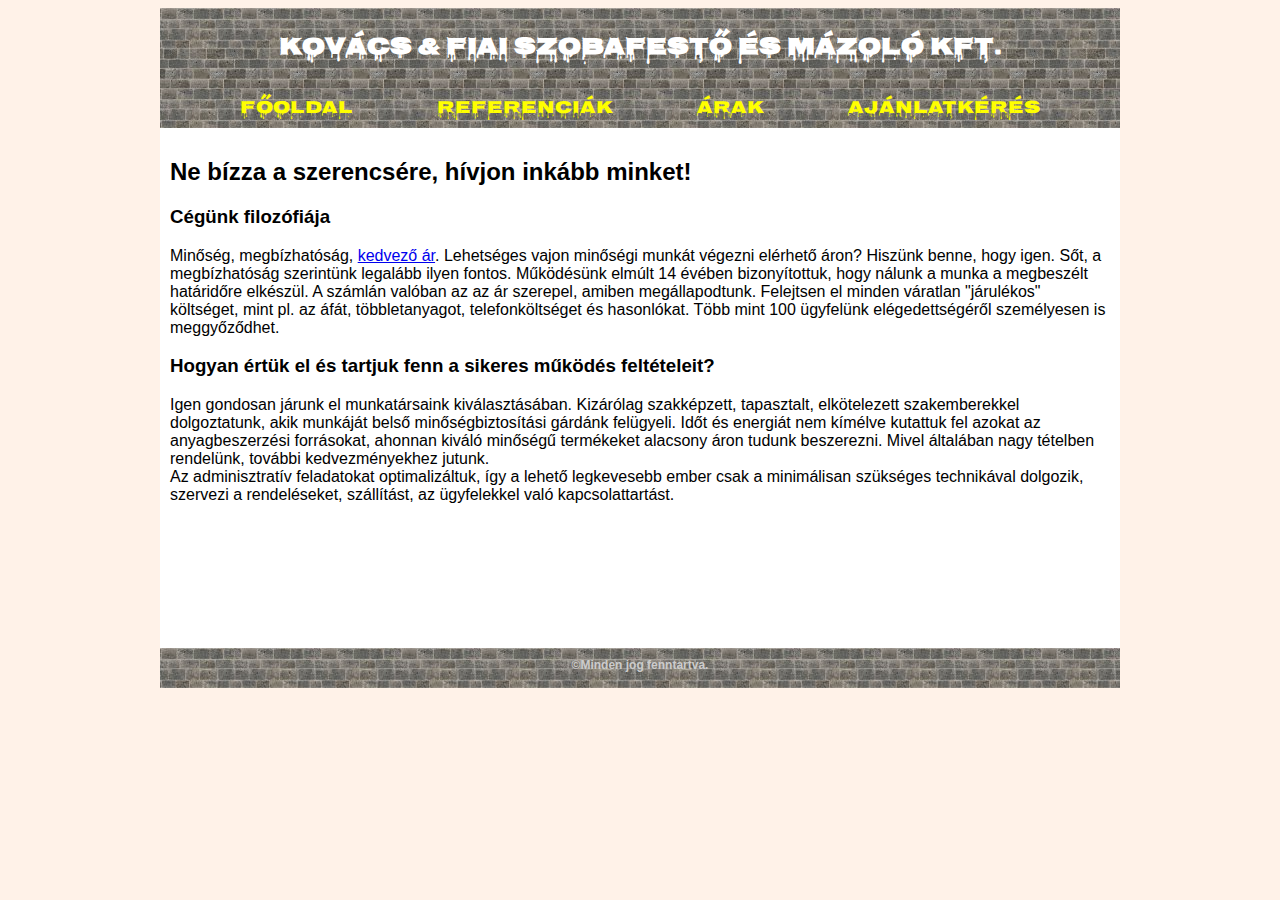
<file: ecdl/munkafájlok-1/index.html>
<!DOCTYPE html>
<html lang="hu">
<head>
	<meta charset="utf-8">
	<link rel="stylesheet" href="styles.css">
	<title>Kovács és Fiai Kft.</title>
</head>
<body>
    <div id="fejlec">
        <h1>Kovács &amp; Fiai Szobafestő és mázoló Kft.</h1>
        <div id="menu">
            <ul>
                <li><a href="index.html">Főoldal</a></li>
                <li><a href="referenciak.html">Referenciák</a></li>
                <li><a href="arak.html">Árak</a></li>
                <li><a href="ajanlat.html">Ajánlatkérés</a></li>
            </ul>
        </div>
    </div>
    <div id="tartalom">
        <h2>Ne bízza a szerencsére, hívjon inkább minket!</h2>
        <h3>Cégünk filozófiája</h3>
        <p>Minőség, megbízhatóság, <a href="arak.html">kedvező ár</a>. Lehetséges vajon minőségi munkát végezni elérhető áron? Hiszünk benne, hogy igen. Sőt, a megbízhatóság szerintünk legalább ilyen fontos. Működésünk elmúlt 14 évében bizonyítottuk, hogy nálunk a munka a megbeszélt határidőre elkészül. A számlán valóban az az ár szerepel, amiben megállapodtunk. Felejtsen el minden váratlan "járulékos" költséget, mint pl. az áfát, többletanyagot, telefonköltséget és hasonlókat. Több mint 100 ügyfelünk elégedettségéről személyesen is meggyőződhet.</p>
        <h3>Hogyan értük el és tartjuk fenn a sikeres működés feltételeit?</h3>
        <p>Igen gondosan járunk el munkatársaink kiválasztásában. Kizárólag szakképzett, tapasztalt, elkötelezett szakemberekkel dolgoztatunk, akik munkáját belső minőségbiztosítási gárdánk felügyeli. Időt és energiát nem kímélve kutattuk fel azokat az anyagbeszerzési forrásokat, ahonnan kiváló minőségű termékeket alacsony áron tudunk beszerezni. Mivel általában nagy tételben rendelünk, további kedvezményekhez jutunk.<br>
Az adminisztratív feladatokat optimalizáltuk, így a lehető legkevesebb ember csak a minimálisan szükséges technikával dolgozik, szervezi a rendeléseket, szállítást, az ügyfelekkel való kapcsolattartást.</p>
    </div>
    <div id="lablec">
        <p>&copy;Minden jog fenntartva.</p>
    </div>
</body>
</html>
</file>
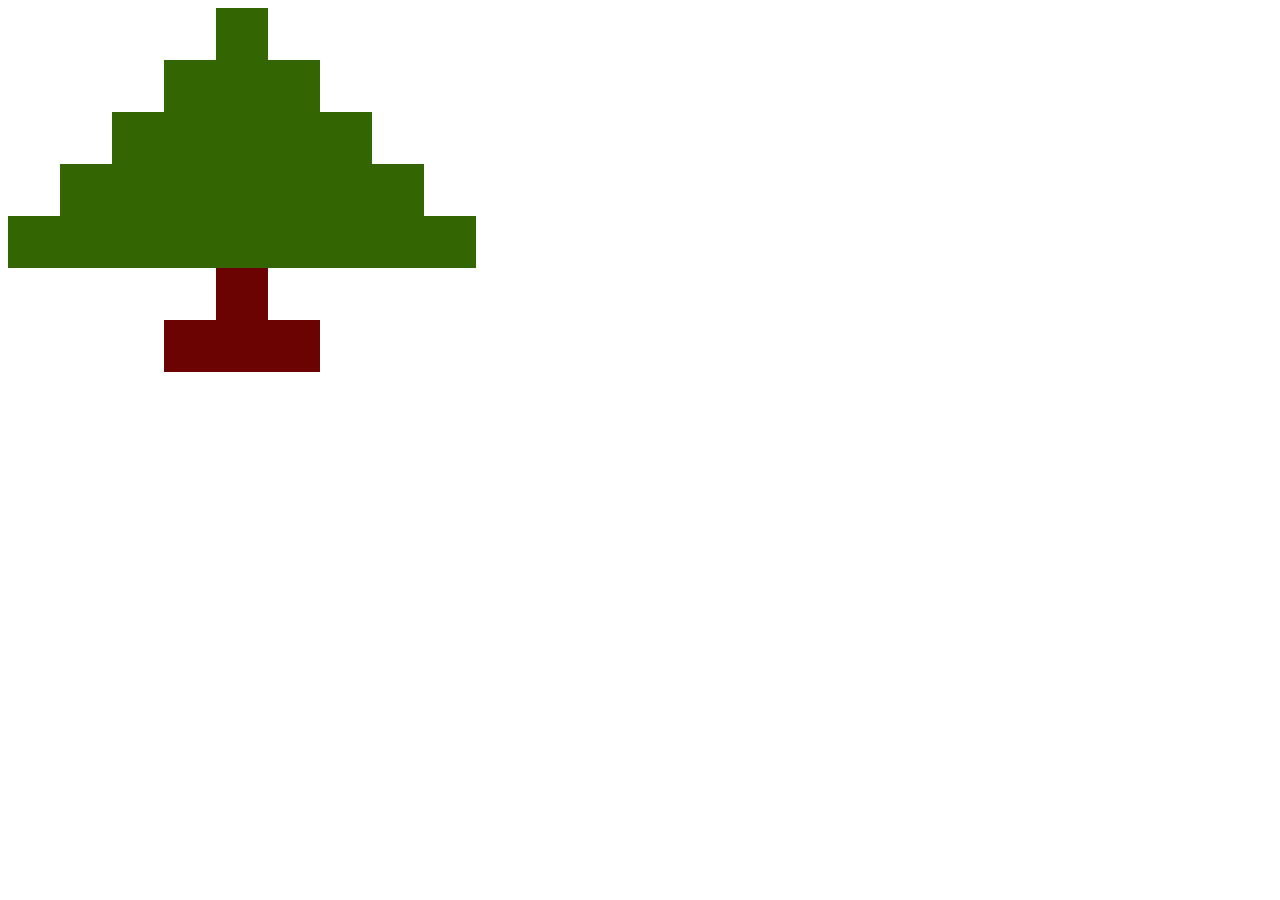
<file: tabla.html>
<!DOCTYPE html>
<html lang="en">
<head>
	<meta charset="UTF-8">
	<meta http-equiv="X-UA-Compatible" content="IE=edge">
	<meta name="viewport" content="width=device-width, initial-scale=1.0">
	<title>Document</title>

	<style>
		table,tr,td
		{
			border:0px solid black;
			border-collapse: collapse;
		}
		td
		{
			width:50px;
			height: 50px;
		}

		.fenyo
		{
			background-color: rgb(52, 101, 3);
		}
		.talp
		{
			background-color: rgb(108, 3, 3);
		}
	</style>
</head>
<body>
	<table>
		<tr>
			<td></td>
			<td></td>
			<td></td>
			<td></td>
			<td class="fenyo"></td>
			<td></td>
			<td></td>
			<td></td>
			<td></td>
		</tr>
		<tr>
			<td></td>
			<td></td>
			<td></td>
			<td class="fenyo"></td>
			<td class="fenyo"></td>
			<td class="fenyo"></td>
			<td></td>
			<td></td>
			<td></td>
		</tr>
		<tr>
			<td></td>
			<td></td>
			<td class="fenyo"></td>
			<td class="fenyo"></td>
			<td class="fenyo"></td>
			<td class="fenyo"></td>
			<td class="fenyo"></td>
			<td></td>
			<td></td>
		</tr>
		<tr>
			<td></td>
			<td class="fenyo"></td>
			<td class="fenyo"></td>
			<td class="fenyo"></td>
			<td class="fenyo"></td>
			<td class="fenyo"></td>
			<td class="fenyo"></td>
			<td class="fenyo"></td>
			<td></td>
		</tr>
		<tr>
			<td class="fenyo"></td>
			<td class="fenyo"></td>
			<td class="fenyo"></td>
			<td class="fenyo"></td>
			<td class="fenyo"></td>
			<td class="fenyo"></td>
			<td class="fenyo"></td>
			<td class="fenyo"></td>
			<td class="fenyo"></td>
		</tr>
		<tr>
			<td></td>
			<td></td>
			<td></td>
			<td></td>
			<td class="talp"></td>
			<td></td>
			<td></td>
			<td></td>
			<td></td>
		</tr>
		<tr>
			<td></td>
			<td></td>
			<td></td>
			<td class="talp"></td>
			<td class="talp"></td>
			<td class="talp"></td>
			<td></td>
			<td></td>
			<td></td>
		</tr>
	</table>
</body>
</html>
</file>
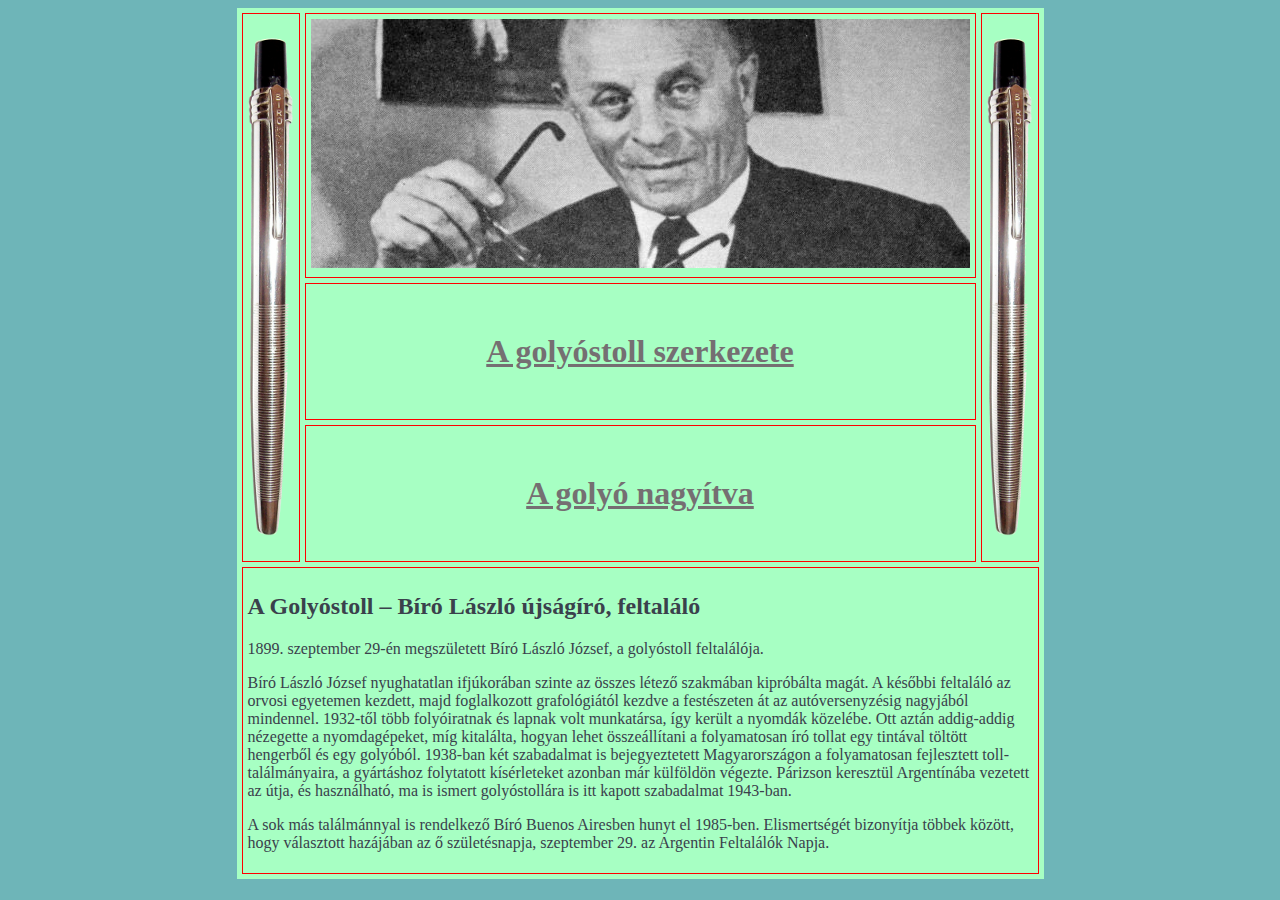
<file: biro/biro.html>
<!DOCTYPE html>
<html lang="hu">
<head>
	<meta charset="UTF-8">
	<meta http-equiv="X-UA-Compatible" content="IE=edge">
	<meta name="viewport" content="width=device-width, initial-scale=1.0">
	<title>Bíró László</title>
	<link rel="stylesheet" href="style.css">
</head>
<body>
	<table>
		<tr>
			<td rowspan="3" class="oldal"><img src="toll.png"></td>
			<td><img src="foto.jpg" class="keret"></td>
			<td rowspan="3" class="oldal"><img src="toll.png"></td>
		</tr>
		<tr>
			<td class="menusor"><h1><a href="szerkezet.html">A golyóstoll szerkezete</a></h1></td>
		</tr>
		<tr>
			<td class="menusor"><h1><a href="golyo.html">A golyó nagyítva</a></h1></td>
		</tr>
		<tr>
			<td colspan="3">
				<h2>A Golyóstoll – Bíró László újságíró, feltaláló</h2>
				<p>1899. szeptember 29-én megszületett Bíró László József, a golyóstoll feltalálója.</p>
				<p>Bíró László József nyughatatlan ifjúkorában szinte az összes létező szakmában kipróbálta magát. A későbbi feltaláló az orvosi egyetemen kezdett, majd foglalkozott grafológiától kezdve a festészeten át az autóversenyzésig nagyjából mindennel. 1932-től több folyóiratnak és lapnak volt munkatársa, így került a nyomdák közelébe. Ott aztán addig-addig nézegette a nyomdagépeket, míg kitalálta, hogyan lehet összeállítani a folyamatosan író tollat egy tintával töltött hengerből és egy golyóból. 1938-ban két szabadalmat is bejegyeztetett Magyarországon a folyamatosan fejlesztett toll-találmányaira, a gyártáshoz folytatott kísérleteket azonban már külföldön végezte. Párizson keresztül Argentínába vezetett az útja, és használható, ma is ismert golyóstollára is itt kapott szabadalmat 1943-ban.</p>
				<p>A sok más találmánnyal is rendelkező Bíró Buenos Airesben hunyt el 1985-ben. Elismertségét bizonyítja többek között, hogy választott hazájában az ő születésnapja, szeptember 29. az Argentin Feltalálók Napja.</p>
			</td>
		</tr>
	</table>
</body>
</html>
</file>
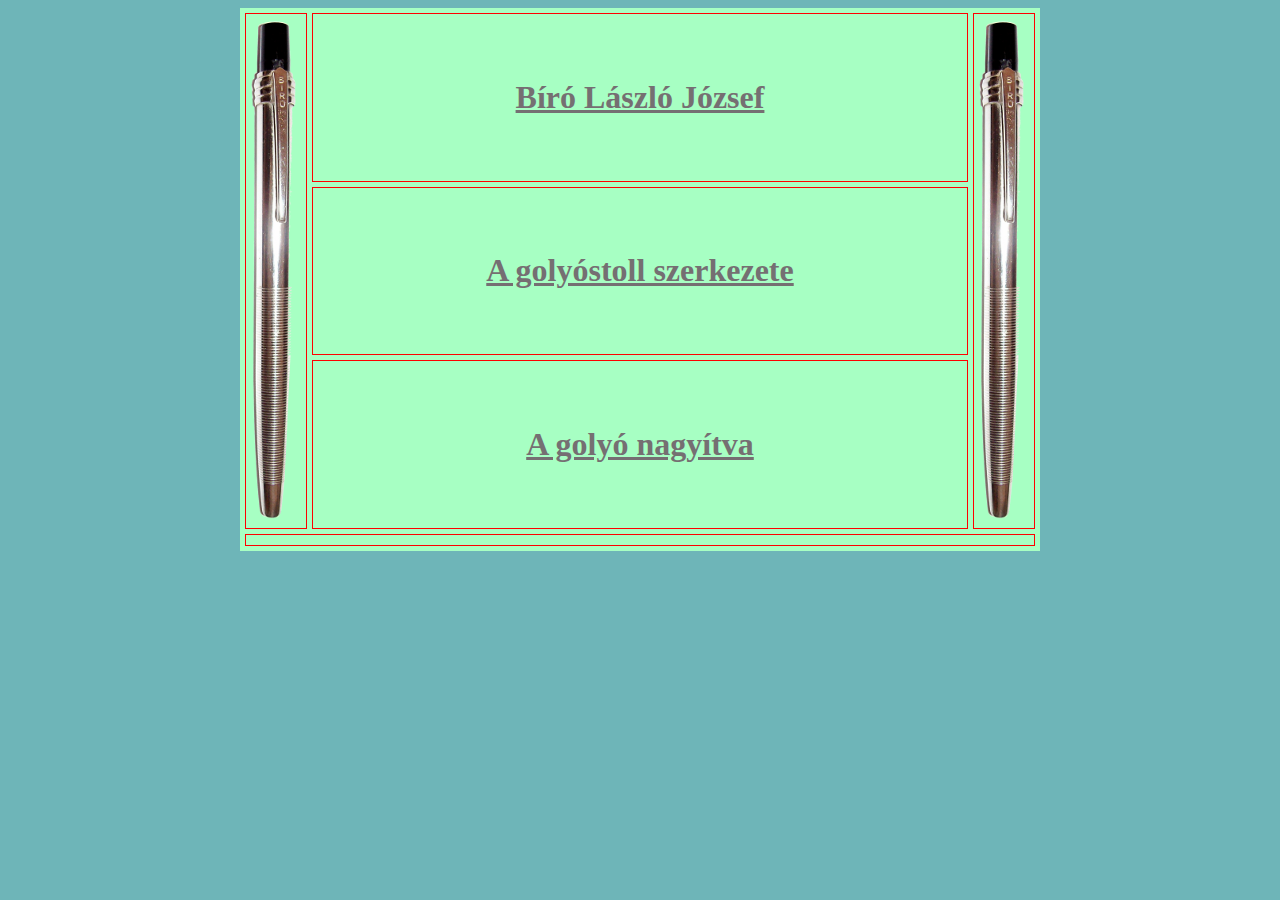
<file: biro/golyo.html>
<!DOCTYPE html>
<html lang="hu">
<head>
	<meta charset="UTF-8">
	<meta http-equiv="X-UA-Compatible" content="IE=edge">
	<meta name="viewport" content="width=device-width, initial-scale=1.0">
	<title>Bíró László</title>
	<link rel="stylesheet" href="style.css">
</head>
<body>
	<table>
		<tr>
			<td rowspan="3" class="oldal"><img src="toll.png"></td>
			<td class="menusor"><h1><a href="biro.html">Bíró László József</a></h1></td>
			<td rowspan="3" class="oldal"><img src="toll.png"></td>
		</tr>
		<tr>
			<td class="menusor"><h1><a href="szerkezet.html">A golyóstoll szerkezete</a></h1></td>
		</tr>
		<tr>
			<td class="menusor"><h1><a href="golyo.html">A golyó nagyítva</a></h1></td>
		</tr>
		<tr>
			<td colspan="3"></td>
		</tr>
	</table>
</body>
</html>
</file>
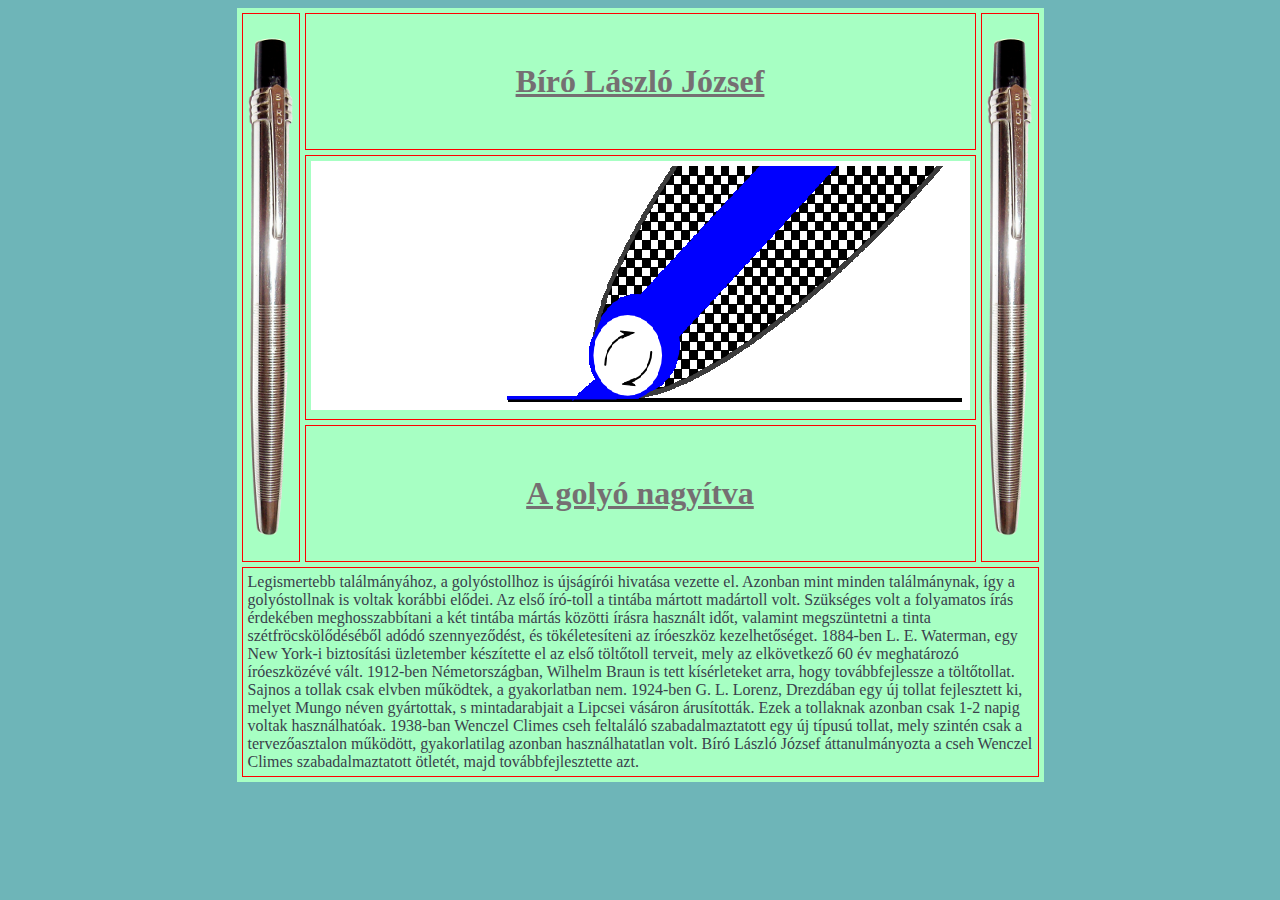
<file: biro/szerkezet.html>
<!DOCTYPE html>
<html lang="hu">
<head>
	<meta charset="UTF-8">
	<meta http-equiv="X-UA-Compatible" content="IE=edge">
	<meta name="viewport" content="width=device-width, initial-scale=1.0">
	<title>Bíró László</title>
	<link rel="stylesheet" href="style.css">
</head>
<body>
	<table>
		<tr>
			<td rowspan="3" class="oldal"><img src="toll.png"></td>
			<td class="menusor"><h1><a href="biro.html">Bíró László József</a></h1></td>
			<td rowspan="3" class="oldal"><img src="toll.png"></td>
		</tr>
		<tr>
			<td><img src="szerk.png" class="keret"></td>
		</tr>
		<tr>
			<td class="menusor"><h1><a href="golyo.html">A golyó nagyítva</a></h1></td>
		</tr>
		<tr>
			<td colspan="3">
				Legismertebb találmányához, a golyóstollhoz is újságírói hivatása vezette el. Azonban mint minden találmánynak, így a golyóstollnak is voltak korábbi elődei.
				Az első író-toll a tintába mártott madártoll volt. Szükséges volt a folyamatos írás érdekében meghosszabbítani a két tintába mártás közötti írásra használt időt, valamint megszüntetni a tinta szétfröcskölődéséből adódó szennyeződést, és tökéletesíteni az íróeszköz kezelhetőséget.
				1884-ben L. E. Waterman, egy New York-i biztosítási üzletember készítette el az első töltőtoll terveit, mely az elkövetkező 60 év meghatározó íróeszközévé vált.
				1912-ben Németországban, Wilhelm Braun is tett kísérleteket arra, hogy továbbfejlessze a töltőtollat. Sajnos a tollak csak elvben működtek, a gyakorlatban nem.
				1924-ben G. L. Lorenz, Drezdában egy új tollat fejlesztett ki, melyet Mungo néven gyártottak, s mintadarabjait a Lipcsei vásáron árusították. Ezek a tollaknak azonban csak 1-2 napig voltak használhatóak.
				1938-ban Wenczel Climes cseh feltaláló szabadalmaztatott egy új típusú tollat, mely szintén csak a tervezőasztalon működött, gyakorlatilag azonban használhatatlan volt.
				Bíró László József áttanulmányozta a cseh Wenczel Climes szabadalmaztatott ötletét, majd továbbfejlesztette azt.
				
			</td>
		</tr>
	</table>
</body>
</html>
</file>
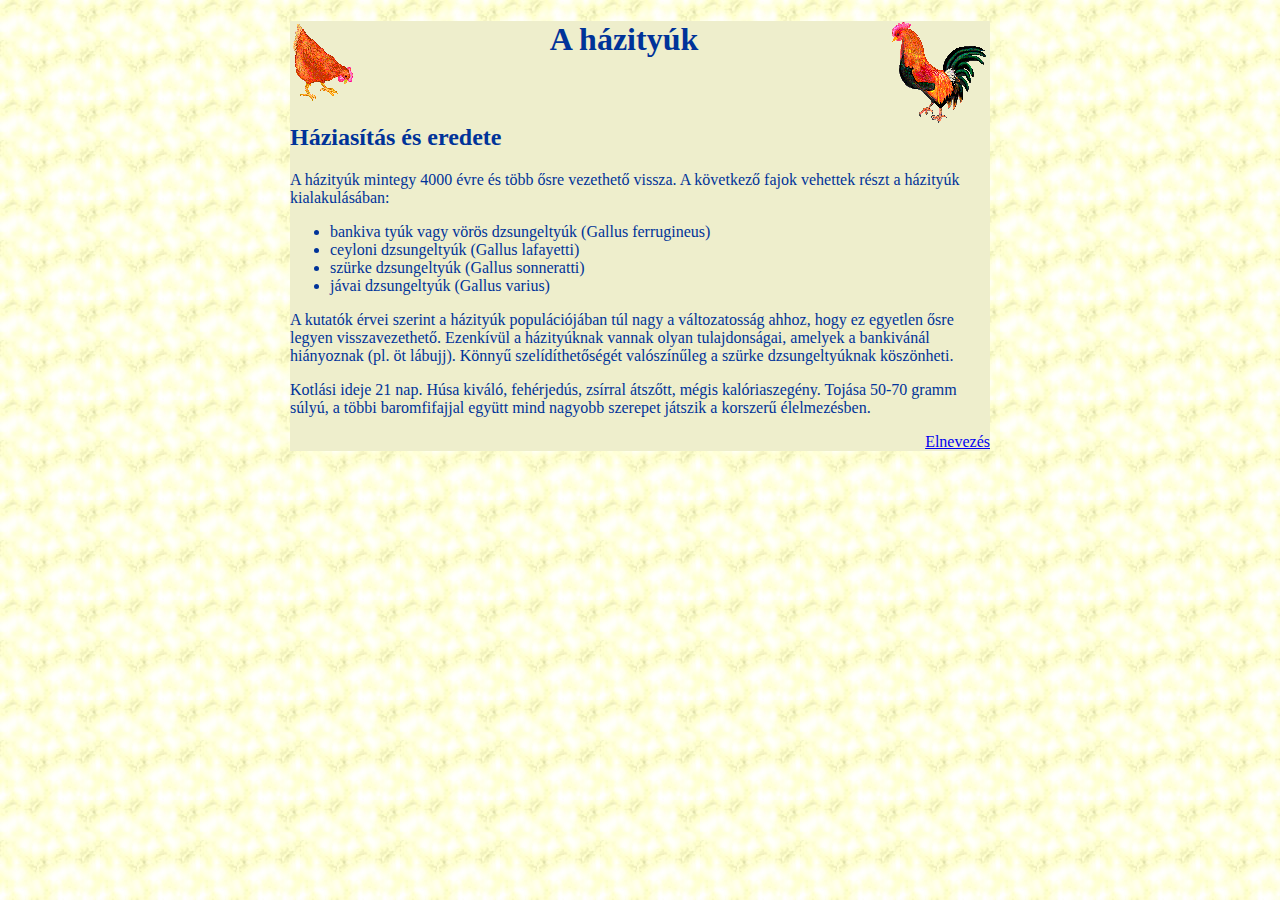
<file: hazityuk/tyuk.html>
<!DOCTYPE html>
<html lang="hu">
<head>
	<meta charset="UTF-8">
	<meta http-equiv="X-UA-Compatible" content="IE=edge">
	<meta name="viewport" content="width=device-width, initial-scale=1.0">
	<title>A házityúk</title>
	<style>
		body{
			background-image: url(./hatter.jpg);
			color:#003399;
		}

		#teglalap
		{
			margin: auto;
			width: 700px;
			background-color:#EEEECC;
		}

		#teglalap h1{
			text-align: center;
		}

		.balra
		{
			float: left;
		}
		.jobbra
		{
			float:right;
		}

		#alsoLink
		{
			text-align: right;
		}
		h2{
			clear: both;
		}
	</style>
</head>
<body>
	<div id="teglalap">
		<h1><img src="tyuk_kep.gif" class="balra">A házityúk<img src="kakas_kep.gif" class="jobbra"></h1>
		<h2>Háziasítás és eredete</h2>
		<p>A házityúk mintegy 4000 évre és több ősre vezethető vissza. A következő fajok vehettek részt a házityúk kialakulásában:</p>
		<ul>
			<li>bankiva tyúk vagy vörös dzsungeltyúk (Gallus ferrugineus)</li>
			<li>ceyloni dzsungeltyúk (Gallus lafayetti)</li>
			<li>szürke dzsungeltyúk (Gallus sonneratti)</li>
			<li>jávai dzsungeltyúk (Gallus varius)</li>
		</ul>
		<p>A kutatók érvei szerint a házityúk populációjában túl nagy a változatosság ahhoz, hogy ez egyetlen ősre legyen visszavezethető. Ezenkívül a házityúknak vannak olyan tulajdonságai, amelyek a bankivánál hiányoznak (pl. öt lábujj). Könnyű szelídíthetőségét valószínűleg a szürke dzsungeltyúknak köszönheti.</p>
		<p>Kotlási ideje 21 nap. Húsa kiváló, fehérjedús, zsírral átszőtt, mégis kalóriaszegény. Tojása 50-70 gramm súlyú, a többi baromfifajjal együtt mind nagyobb szerepet játszik a korszerű élelmezésben.</p>
		<p id="alsoLink"><a href="elnevezes.html">Elnevezés</a></p>
	</div>
</body>
</html>
</file>
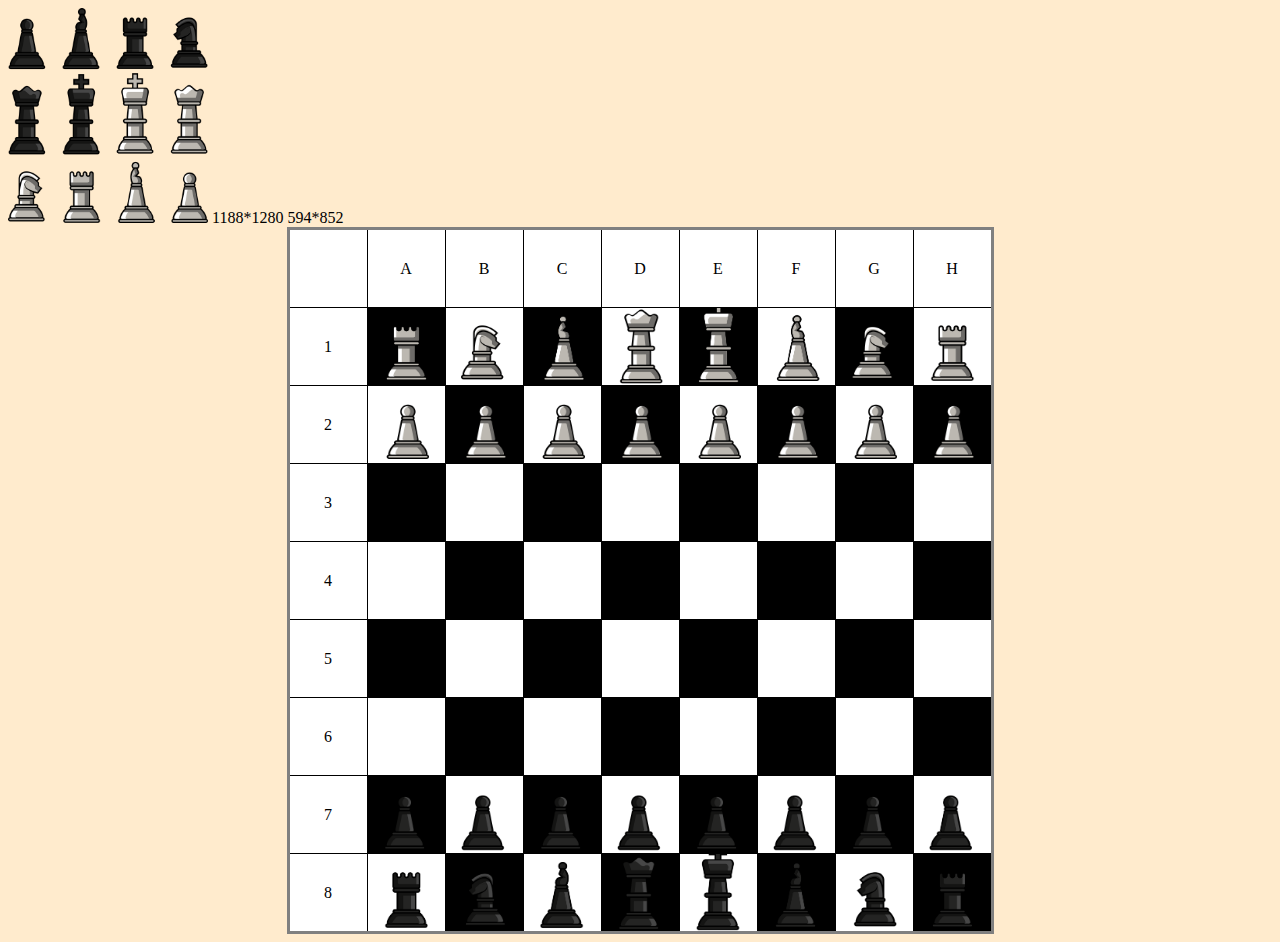
<file: sakk/sakk.html>
<!DOCTYPE html>
<html lang="hu">
<head>
	<meta charset="UTF-8">
	<meta http-equiv="X-UA-Compatible" content="IE=edge">
	<meta name="viewport" content="width=device-width, initial-scale=1.0">
	<title>Sakk</title>
	<style>
		body
		{
			background-color: blanchedalmond;
		}

		.fekete
		{
			background-color: black;
		}

		td
		{
			width: 75px;
			height: 75px;
			background-color: white;
			border:1px solid black;
			text-align: center;

			text-transform: uppercase;

			background-repeat: no-repeat;
		}

		table
		{
			border:3px solid gray;
			border-collapse: collapse;
			margin:auto;
		}


		.feherBastya,.feherFuto,.feherLo,.feherVezer,.feherKiraly,.feherGyalog,
		.feketeBastya,.feketeFuto,.feketeLo,.feketeVezer,.feketeKiraly,.feketeGyalog
		{
			background-image: url(./figurak.png);
			background-size: 300% 300%;
		}
		

		.feherBastya{	background-position: 30% 103%;	}
		.feherFuto	{	background-position: 70% 103%;	}
		.feherLo	{	background-position: -10% 103%;	}
		.feherVezer	{	background-position: 110% 53%;	}
		.feherKiraly{	background-position: 70% 53%;	}
		.feherGyalog{	background-position: 110% 103%;	}

		.feketeBastya{	background-position: 70% -5%;	}
		.feketeFuto	{	background-position: 30% -5%;	}
		.feketeLo	{	background-position: 110% -5%;	}
		.feketeVezer{	background-position: -10% 53%;	}
		.feketeKiraly{	background-position: 30% 53%;	}
		.feketeGyalog{	background-position: -10% -5%;	}
	</style>
</head>
<body onload="init()">
<script>
	var sorszam=0;
	var elso;
	function kattint(elem)
	{
		//console.log(elem)
		if(sorszam==0)
		{
			//üreset ne lehessen felvenni
			if(elem.dataset["babu"] && elem.dataset["babu"]!="")
			{
				elso=elem;
				sorszam++;
				console.log(elem);
				console.log(elem.dataset["babu"]);
			}
		}
		else if(elem!==elso) //saját magára rakás ellen
		{
			//------   ÚJ   -----
			//ha van ott bábu, akkor azt törölni kell
			if(elem.dataset["babu"]!="")
			{
				elem.classList.remove(elem.dataset["babu"]);
				elem.dataset["babu"]="";
			}
			
			//lerakás
			elem.classList.add(elso.dataset["babu"]);
			elem.dataset["babu"]=elso.dataset["babu"];

			//régi törlése
			elso.classList.remove(elso.dataset["babu"]);
			elso.dataset["babu"]="";

			sorszam=0;
		}

		//console.log(elem);
	}


	function init()
	{
		let cellak=document.querySelectorAll("td");

		for(let i=0;i<cellak.length;i++)
		{
			cellak[i].addEventListener("click",function(){ kattint(this); });
		}

		babuFelrak(allas);
	}

	let allas=[	[1,1,"feherBastya"],
				[1,2,"feherLo"],
				[1,3,"feherFuto"],
				[1,4,"feherVezer"],
				[1,5,"feherKiraly"],
				[1,6,"feherFuto"],
				[1,7,"feherLo"],
				[1,8,"feherBastya"],

				[2,1,"feherGyalog"],
				[2,2,"feherGyalog"],
				[2,3,"feherGyalog"],
				[2,4,"feherGyalog"],
				[2,5,"feherGyalog"],
				[2,6,"feherGyalog"],
				[2,7,"feherGyalog"],
				[2,8,"feherGyalog"],

				[7,1,"feketeGyalog"],
				[7,2,"feketeGyalog"],
				[7,3,"feketeGyalog"],
				[7,4,"feketeGyalog"],
				[7,5,"feketeGyalog"],
				[7,6,"feketeGyalog"],
				[7,7,"feketeGyalog"],
				[7,8,"feketeGyalog"],

				[8,1,"feketeBastya"],
				[8,2,"feketeLo"],
				[8,3,"feketeFuto"],
				[8,4,"feketeVezer"],
				[8,5,"feketeKiraly"],
				[8,6,"feketeFuto"],
				[8,7,"feketeLo"],
				[8,8,"feketeBastya"]
			];
	function babuFelrak(allas)
	{
		let cellak=document.querySelectorAll("td");

		//töröl
		for(let i=0;i<cellak.length;i++)
		{
			if(cellak[i].classList.contains("fekete"))
			{
				cellak[i].classList=["fekete"];
			}
			else
			{
				cellak[i].classList=[];
			}
			cellak[i].dataset["babu"]="";
		}

		//felrak
		for(let i=0;i<allas.length;i++)
		{
			cellak[allas[i][0]*9+allas[i][1]].classList.add(allas[i][2]);
			cellak[allas[i][0]*9+allas[i][1]].dataset["babu"]=allas[i][2];
		}


	}
</script>
	<img src="./figurak.png" width="200">
1188*1280
594*852


	<table>
		<tr>
			<td></td><td>A</td><td>B</td><td>C</td><td>D</td><td>e</td><td>f</td><td>g</td><td>h</td>
		</tr>
		<tr>
			<td>1</td>
			<td class="fekete feherBastya" data-babu="feherBastya"></td>
			<td class="feherLo" data-babu="feherLo"></td>
			<td class="fekete feherFuto" data-babu="feherFuto"></td>
			<td class="feherVezer" data-babu="feherVezer"></td>
			<td class="fekete feherKiraly" data-babu="feherKiraly"></td>
			<td data-babu=""></td>
			<td class="fekete" data-babu=""></td>
			<td data-babu=""></td>
		</tr>
		<tr>
			<td>2</td>
			<td class="feherGyalog" data-babu="feherGyalog"></td>
			<td class="fekete"></td>
			<td></td>
			<td class="fekete"></td>
			<td></td>
			<td class="fekete"></td>
			<td></td>
			<td class="fekete"></td>
		</tr>
		<tr>
			<td>3</td>
			<td class="fekete"></td>
			<td></td>
			<td class="fekete"></td>
			<td></td>
			<td class="fekete"></td>
			<td></td>
			<td class="fekete"></td>
			<td></td>
		</tr>
		<tr>
			<td>4</td>
			<td></td>
			<td class="fekete"></td>
			<td></td>
			<td class="fekete"></td>
			<td></td>
			<td class="fekete"></td>
			<td></td>
			<td class="fekete"></td>
		</tr>
		<tr>
			<td>5</td>
			<td class="fekete"></td>
			<td></td>
			<td class="fekete"></td>
			<td></td>
			<td class="fekete"></td>
			<td></td>
			<td class="fekete"></td>
			<td></td>
		</tr>
		<tr>
			<td>6</td>
			<td></td>
			<td class="fekete"></td>
			<td></td>
			<td class="fekete"></td>
			<td></td>
			<td class="fekete"></td>
			<td></td>
			<td class="fekete"></td>
		</tr>
		<tr>
			<td>7</td>
			<td class="fekete feketeGyalog" data-babu="feketeGyalog"></td>
			<td></td>
			<td class="fekete"></td>
			<td></td>
			<td class="fekete"></td>
			<td></td>
			<td class="fekete"></td>
			<td></td>
		</tr>
		<tr>
			<td>8</td>
			<td class="feketeBastya" data-babu="feketeBastya"></td>
			<td class="fekete feketeLo" data-babu="feketeLo"></td>
			<td class="feketeFuto" data-babu="feketeFuto"></td>
			<td class="fekete feketeVezer" data-babu="feketeVezer"></td>
			<td class="feketeKiraly" data-babu="feketeKiraly"></td>
			<td class="fekete feketeFuto" data-babu="feketeFuto"></td>
			<td></td>
			<td class="fekete"></td>
		</tr>
	</table>
</body>
</html>
</file>
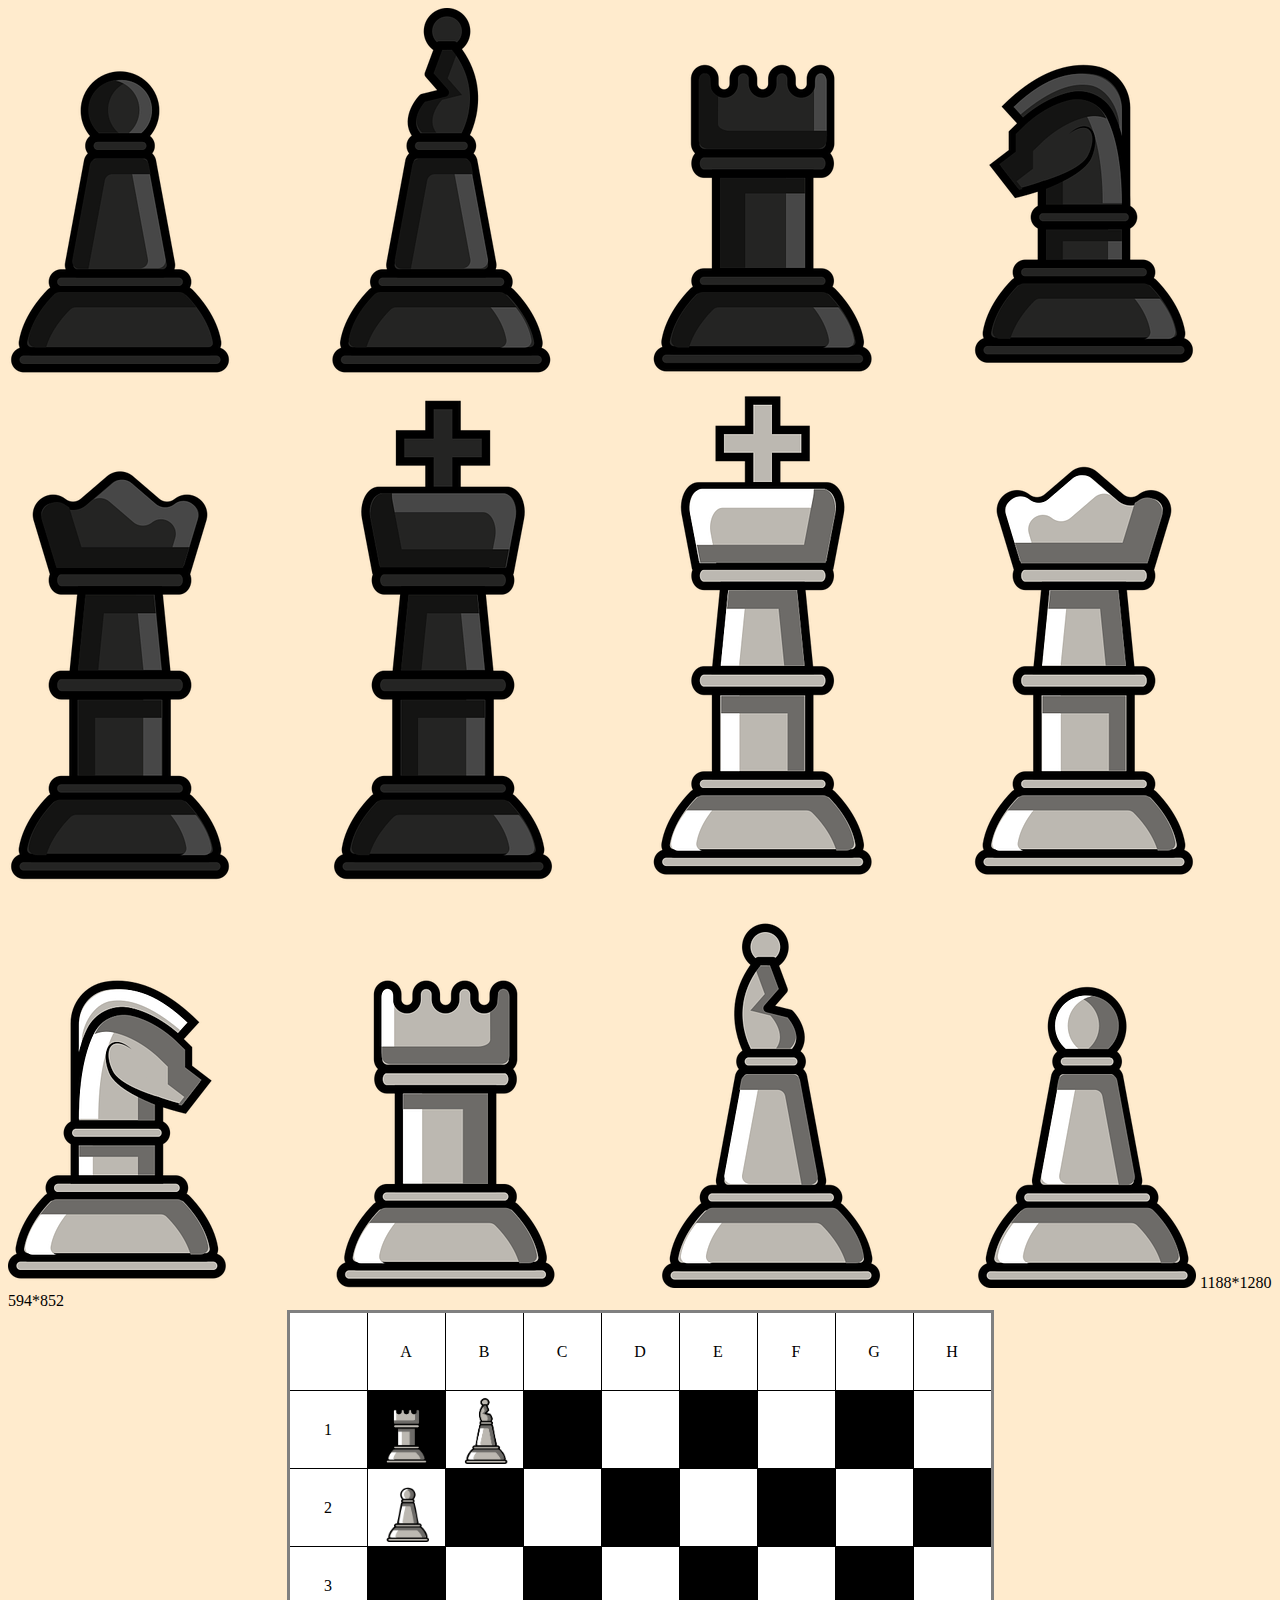
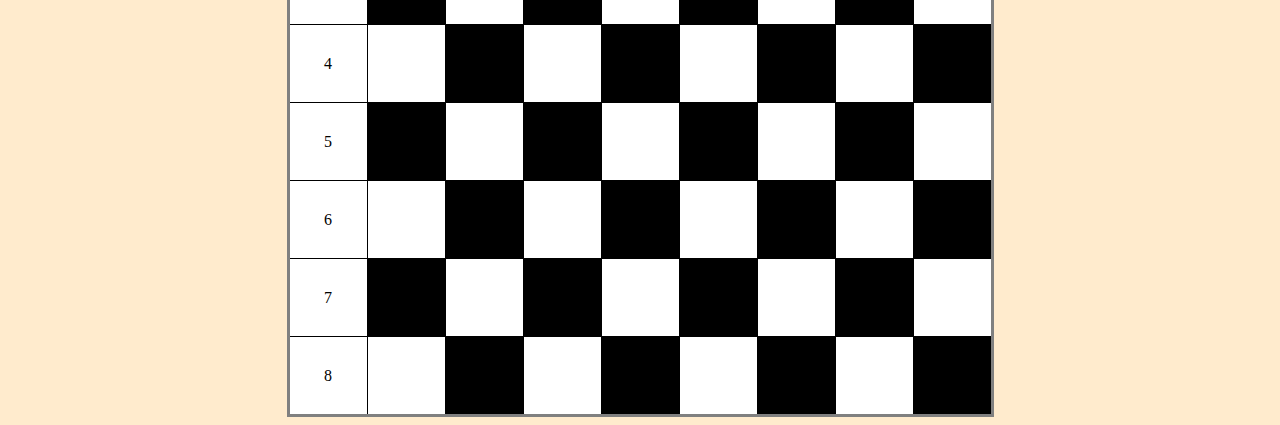
<file: sakk/sakk2.html>
<!DOCTYPE html>
<html lang="hu">
<head>
	<meta charset="UTF-8">
	<meta http-equiv="X-UA-Compatible" content="IE=edge">
	<meta name="viewport" content="width=device-width, initial-scale=1.0">
	<title>Sakk</title>
	<style>
		body
		{
			background-color: blanchedalmond;
		}

		.fekete
		{
			background-color: black;
		}

		td
		{
			width: 75px;
			height: 75px;
			background-color: white;
			border:1px solid black;
			text-align: center;

			text-transform: uppercase;
		}

		table
		{
			border:3px solid gray;
			border-collapse: collapse;
			margin:auto;
		}

		td{
			background-repeat: no-repeat;
		}
		.feherBastya
		{
			background-image: url(./figurak.png);
			background-size: 300% 300%;
			background-position: 30% 103%;
		}
		.feherFuto
		{
			background-image: url(./figurak.png);
			background-size: 300% 300%;
			background-position: 70% 103%;
		}
		.feherGyalog
		{
			background-image: url(./figurak.png);
			background-size: 300% 300%;
			background-position: 110% 103%;
		}
	</style>
</head>
<body>
	<script>
		var elso;
		var sorszam=0;
		function kattintas(elem)
		{
			if(sorszam==0)
			{
				if(elem.babu!="")
				{
					elso=elem;
					sorszam++;
				}
			}
			else
			{
				console.log(elso.dataset["babu"]);
				//ha van ott bábu, akkor azt törölni kell
				if(elem.dataset["babu"]!="")
				{
					elem.classList.remove(elem.dataset["babu"]);
					elem.dataset["babu"]="";
				}
				//bábu beillesztése
				elem.classList.add(elso.dataset["babu"]);
				elem.dataset["babu"]=elso.dataset["babu"];
				elem.classList.add(elem.dataset["babu"]);
				
				//régi hely törlése
				elso.dataset["babu"]="";
				elso.classList.remove(elem.dataset["babu"]);
				sorszam=0;			
			}
			console.log(elem.className);
			console.log(elem.classList);
			console.log(elem.dataset["babu"]);
			console.log(sorszam);
		}
	</script>
	<img src="./figurak.png">
1188*1280
594*852


	<table>
		<tr>
			<td></td><td>A</td><td>B</td><td>C</td><td>D</td><td>e</td><td>f</td><td>g</td><td>h</td>
		</tr>
		<tr>
			<td>1</td>
			<td class="fekete feherBastya" data-babu="feherBastya" onclick="kattintas(this)"></td>
			<td class="feherFuto" data-babu="feherFuto" onclick="kattintas(this)"></td>
			<td class="fekete" data-babu="" onclick="kattintas(this)"></td>
			<td data-babu="" onclick="kattintas(this)"></td>
			<td  data-babu="" class="fekete" onclick="kattintas(this)"></td>
			<td data-babu="" onclick="kattintas(this)"></td>
			<td data-babu="" class="fekete" onclick="kattintas(this)"></td>
			<td></td>
		</tr>
		<tr>
			<td>2</td>
			<td class="feherGyalog" data-babu="feherGyalog" onclick="kattintas(this)"></td>
			<td class="fekete"></td>
			<td></td>
			<td class="fekete"></td>
			<td></td>
			<td class="fekete"></td>
			<td></td>
			<td class="fekete"></td>
		</tr>
		<tr>
			<td>3</td>
			<td class="fekete"></td>
			<td></td>
			<td class="fekete"></td>
			<td></td>
			<td class="fekete"></td>
			<td></td>
			<td class="fekete"></td>
			<td></td>
		</tr>
		<tr>
			<td>4</td>
			<td></td>
			<td class="fekete"></td>
			<td></td>
			<td class="fekete"></td>
			<td></td>
			<td class="fekete"></td>
			<td></td>
			<td class="fekete"></td>
		</tr>
		<tr>
			<td>5</td>
			<td class="fekete"></td>
			<td></td>
			<td class="fekete"></td>
			<td></td>
			<td class="fekete"></td>
			<td></td>
			<td class="fekete"></td>
			<td></td>
		</tr>
		<tr>
			<td>6</td>
			<td></td>
			<td class="fekete"></td>
			<td></td>
			<td class="fekete"></td>
			<td></td>
			<td class="fekete"></td>
			<td></td>
			<td class="fekete"></td>
		</tr>
		<tr>
			<td>7</td>
			<td class="fekete"></td>
			<td></td>
			<td class="fekete"></td>
			<td></td>
			<td class="fekete"></td>
			<td></td>
			<td class="fekete"></td>
			<td></td>
		</tr>
		<tr>
			<td>8</td>
			<td></td>
			<td class="fekete"></td>
			<td></td>
			<td class="fekete"></td>
			<td></td>
			<td class="fekete"></td>
			<td></td>
			<td class="fekete"></td>
		</tr>
	</table>
</body>
</html>
</file>
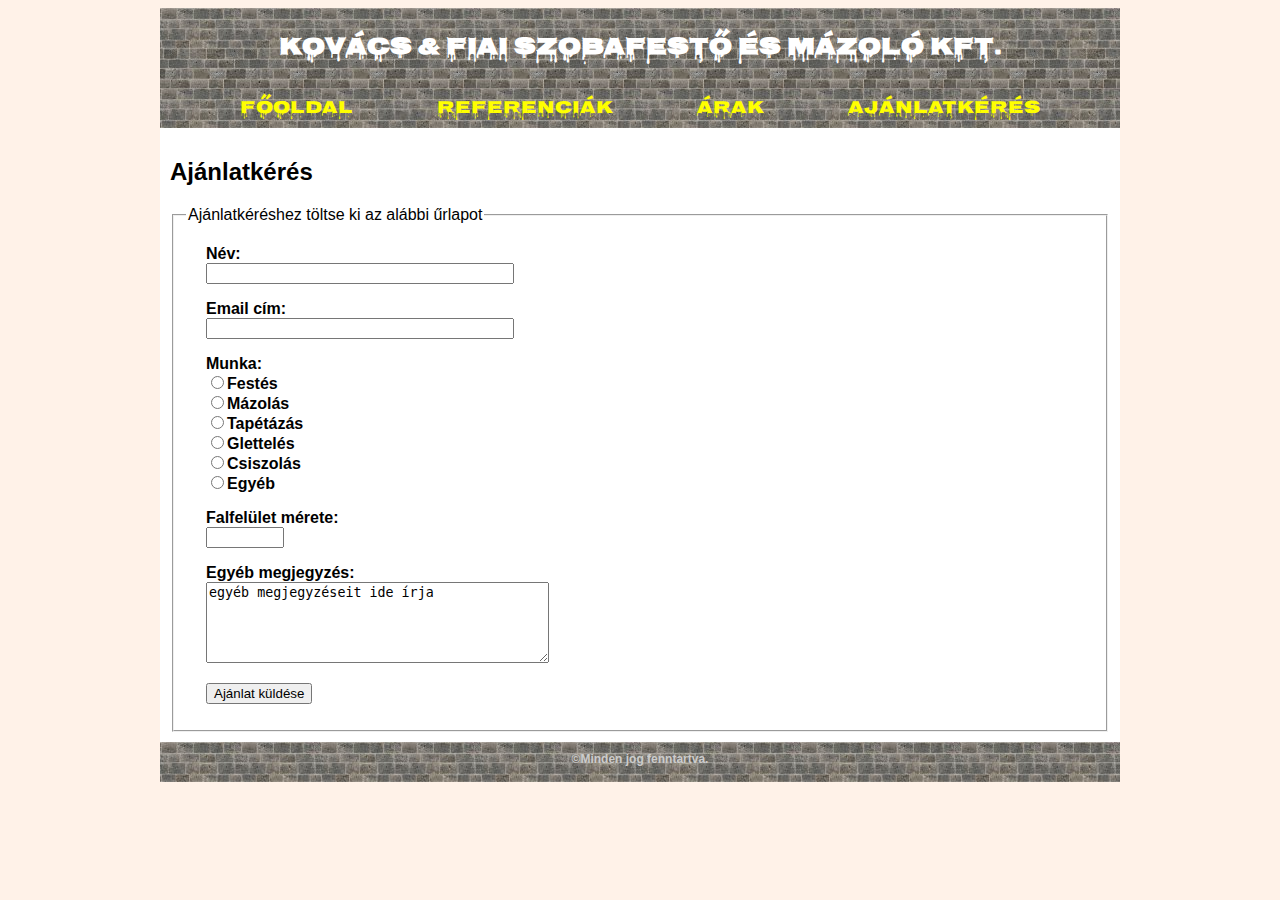
<file: ecdl/munkafájlok-1/ajanlat.html>
<!DOCTYPE html>
<html lang="hu">
<head>
<meta charset="utf-8">
<link rel="stylesheet" href="styles.css">
<title>Kovács és Fiai Kft.</title>
</head>
<body>
    <div id="fejlec">
        <h1>Kovács &amp; Fiai Szobafestő és mázoló Kft.</h1>
        <div id="menu">
            <ul>
                <li><a href="index.html">Főoldal</a></li>
                <li><a href="referenciak.html">Referenciák</a></li>
                <li><a href="arak.html">Árak</a></li>
                <li><a href="ajanlat.html">Ajánlatkérés</a></li>
            </ul>
        </div>
    </div>
    <div id="tartalom">
        <h2>Ajánlatkérés</h2>
        <div id="ajanlat_form">
            <form>
                <fieldset>
                    <legend>Ajánlatkéréshez töltse ki az alábbi űrlapot</legend>
                    <p>Név:<br>
                        <input type="text" name="nev" value=""></p>
                    <p>Email cím:<br>
                        <input type="text" name="email" value=""></p>
                    <p>Munka:<br>
                         <input type="radio" name="munka" value="festes" id="festes"><label for="festes">Festés</label><br>
                         <input type="radio" name="munka" value="mazolas" id="mazolas"><label for="mazolas">Mázolás</label><br>
                         <input type="radio" name="munka" value="tapetazas" id="tapetazas"><label for="tapetazas">Tapétázás</label><br>
                         <input type="radio" name="munka" value="gletteles" id="gletteles"><label for="gletteles">Glettelés</label><br>
                         <input type="radio" name="munka" value="csiszolas" id="csiszolas"><label for="csiszolas">Csiszolás</label><br>
                         <input type="radio" name="munka" value="egyeb" id="egyeb"><label for="egyeb">Egyéb</label></p>
                    <p>Falfelület mérete:<br>
                        <input type="text" name="meret" value="" class="meret"></p>
                    <p>Egyéb megjegyzés:<br>
                        <textarea name="megjegyzes" rows="5" cols="40">egyéb megjegyzéseit ide írja</textarea></p>
                    <p><input type="submit" name="ok" value="Ajánlat küldése"></p>    
                </fieldset>
            </form>
        </div>
        
        
    </div>
    <div id="lablec">
        <p>&copy;Minden jog fenntartva.</p>
    </div>
</body>
</html>
</file>
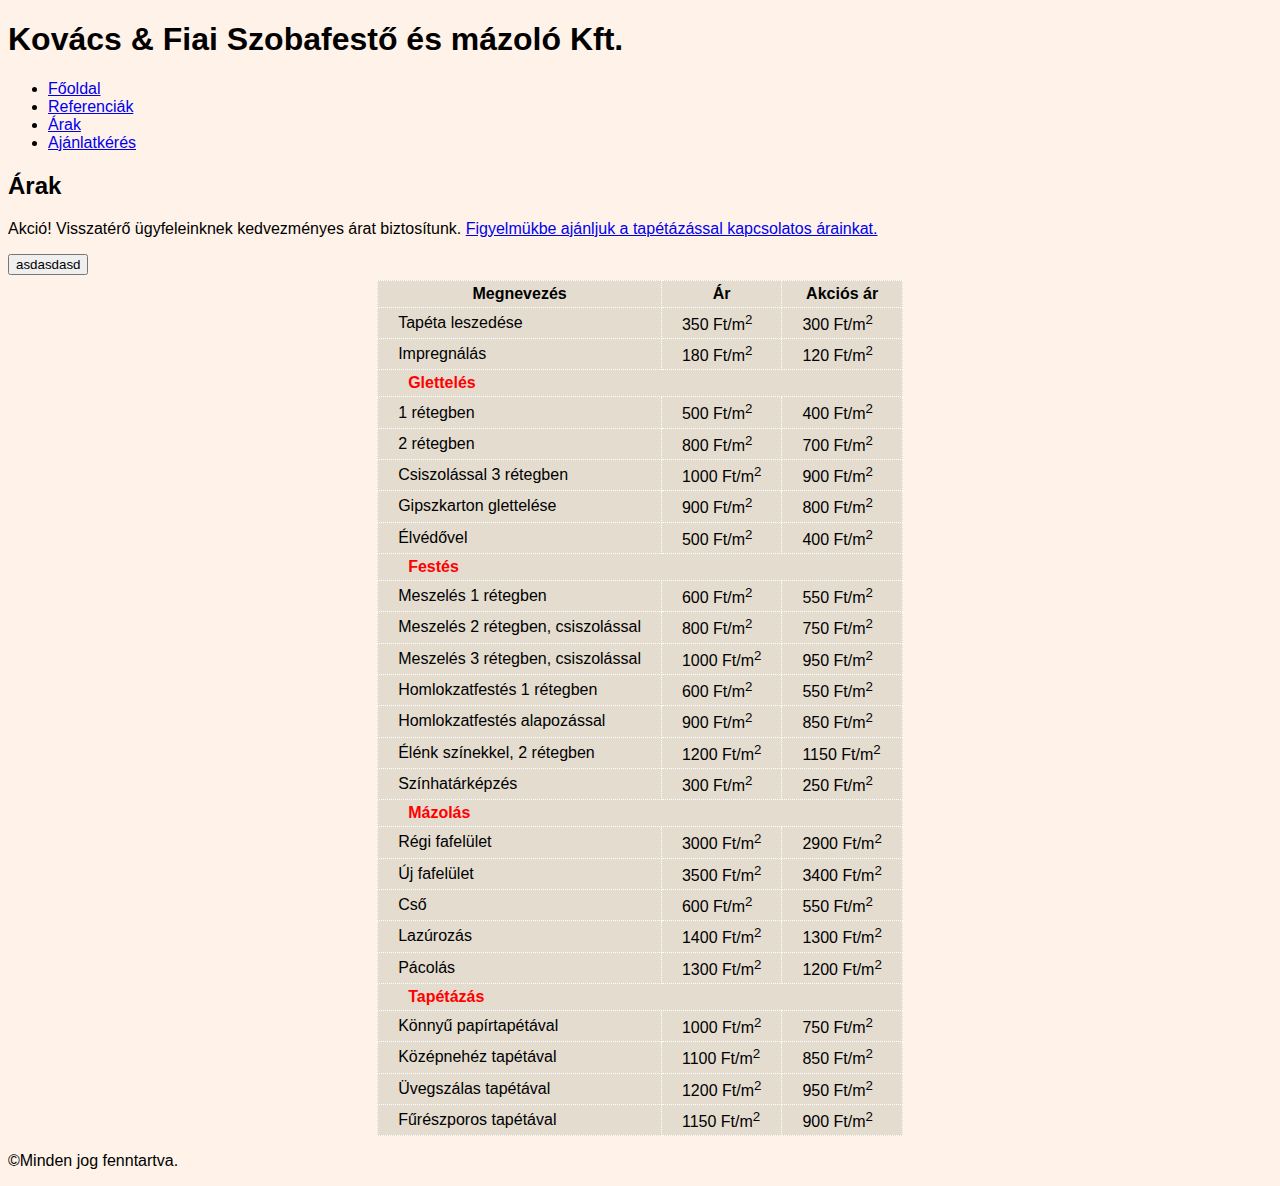
<file: ecdl/munkafájlok-1/arak.html>
<!DOCTYPE html>
<html lang="hu">
<head>
<meta charset="utf-8">
<link rel="stylesheet" href="styles.css">
<title>Kovács és Fiai Kft.</title>
</head>
<body>
    <header>
        <h1>Kovács &amp; Fiai Szobafestő és mázoló Kft.</h1>
        <nav>
            <ul>
                <li><a href="index.html">Főoldal</a></li>
                <li><a href="referenciak.html">Referenciák</a></li>
                <li><a href="arak.html">Árak</a></li>
                <li><a href="ajanlat.html">Ajánlatkérés</a></li>
            </ul>
        </nav>
    </header>
    <main>
        <h2>Árak</h2>
        <p>Akció! Visszatérő ügyfeleinknek kedvezményes árat biztosítunk. <a href="#tapeta">Figyelmükbe ajánljuk a tapétázással kapcsolatos árainkat.</a></p>
        <button onclick="doit()">asdasdasd</button>
        <table>
            <thead>
                <tr>
                    <th>Megnevezés</th>
                    <th>Ár</th>
                    <th>Akciós ár</th>
                </tr>
            </thead>
            <tbody>
                <tr>
                    <td>Tapéta leszedése</td>
                    <td>350 Ft/m<sup>2</sup></td>
                    <td>300 Ft/m<sup>2</sup></td>
                </tr>
                <tr>
                    <td>Impregnálás</td>
                    <td>180 Ft/m<sup>2</sup></td>
                    <td>120 Ft/m<sup>2</sup></td>
                </tr>
                <tr>
                    <td class="kiemelt" colspan="3">Glettelés</td>
                </tr>
                <tr>
                    <td>1 rétegben</td>
                    <td>500 Ft/m<sup>2</sup></td>
                    <td>400 Ft/m<sup>2</sup></td>
                </tr>
                <tr>
                    <td>2 rétegben</td>
                    <td>800 Ft/m<sup>2</sup></td>
                    <td>700 Ft/m<sup>2</sup></td>
                </tr>
                <tr>
                    <td>Csiszolással 3 rétegben</td>
                    <td>1000 Ft/m<sup>2</sup></td>
                    <td>900 Ft/m<sup>2</sup></td>
                </tr>
                <tr>
                    <td>Gipszkarton glettelése</td>
                    <td>900 Ft/m<sup>2</sup></td>
                    <td>800 Ft/m<sup>2</sup></td>
                </tr>
                <tr>
                    <td>Élvédővel</td>
                    <td>500 Ft/m<sup>2</sup></td>
                    <td>400 Ft/m<sup>2</sup></td>
                </tr>
                <tr>
                    <td class="kiemelt" colspan="3">Festés</td>
                </tr>
                <tr>
                    <td>Meszelés 1 rétegben</td>
                    <td>600 Ft/m<sup>2</sup></td>
                    <td>550 Ft/m<sup>2</sup></td>
                </tr>
                <tr>
                    <td>Meszelés 2 rétegben, csiszolással</td>
                    <td>800 Ft/m<sup>2</sup></td>
                    <td>750 Ft/m<sup>2</sup></td>
                </tr>
                <tr>
                    <td>Meszelés 3 rétegben, csiszolással</td>
                    <td>1000 Ft/m<sup>2</sup></td>
                    <td>950 Ft/m<sup>2</sup></td>
                </tr>
                <tr>
                    <td>Homlokzatfestés 1 rétegben</td>
                    <td>600 Ft/m<sup>2</sup></td>
                    <td>550 Ft/m<sup>2</sup></td>
                </tr>
                <tr>
                    <td>Homlokzatfestés alapozással</td>
                    <td>900 Ft/m<sup>2</sup></td>
                    <td>850 Ft/m<sup>2</sup></td>
                </tr>
                <tr>
                    <td>Élénk színekkel, 2 rétegben</td>
                    <td>1200 Ft/m<sup>2</sup></td>
                    <td>1150 Ft/m<sup>2</sup></td>
                </tr>
                <tr>
                    <td>Színhatárképzés</td>
                    <td>300 Ft/m<sup>2</sup></td>
                    <td>250 Ft/m<sup>2</sup></td>
                </tr>
                <tr>
                    <td class="kiemelt" colspan="3">Mázolás</td>
                </tr>
                <tr>
                    <td>Régi fafelület</td>
                    <td>3000 Ft/m<sup>2</sup></td>
                    <td>2900 Ft/m<sup>2</sup></td>
                </tr>
                <tr>
                    <td>Új fafelület</td>
                    <td>3500 Ft/m<sup>2</sup></td>
                    <td>3400 Ft/m<sup>2</sup></td>
                </tr>
                <tr>
                    <td>Cső</td>
                    <td>600 Ft/m<sup>2</sup></td>
                    <td>550 Ft/m<sup>2</sup></td>
                </tr>
                <tr>
                    <td>Lazúrozás</td>
                    <td>1400 Ft/m<sup>2</sup></td>
                    <td>1300 Ft/m<sup>2</sup></td>
                </tr>
                <tr>
                    <td>Pácolás</td>
                    <td>1300 Ft/m<sup>2</sup></td>
                    <td>1200 Ft/m<sup>2</sup></td>
                </tr>
                <tr>
                    <td class="kiemelt" colspan="3" id="tapeta">Tapétázás</td>
                </tr>
                <tr>
                    <td>Könnyű papírtapétával</td>
                    <td>1000 Ft/m<sup>2</sup></td>
                    <td>750 Ft/m<sup>2</sup></td>
                </tr>
                <tr>
                    <td>Középnehéz tapétával</td>
                    <td>1100 Ft/m<sup>2</sup></td>
                    <td>850 Ft/m<sup>2</sup></td>
                </tr>
                <tr>
                    <td>Üvegszálas tapétával</td>
                    <td>1200 Ft/m<sup>2</sup></td>
                    <td>950 Ft/m<sup>2</sup></td>
                </tr>
                <tr>
                    <td>Fűrészporos tapétával</td>
                    <td>1150 Ft/m<sup>2</sup></td>
                    <td>900 Ft/m<sup>2</sup></td>
                </tr>
            </tbody>
        </table>
    </main>
    <footer>
        <p>&copy;Minden jog fenntartva.</p>
    </footer>
<script>
    let i=true;
    function doit()
    {
        let elem=document.querySelector("main table");
        if(i)
        {
            elem.style.display="none";
        }
        else
        {
            elem.style.display="table";
        }
        i=!i;
    }
</script>
</body>
</html>
</file>
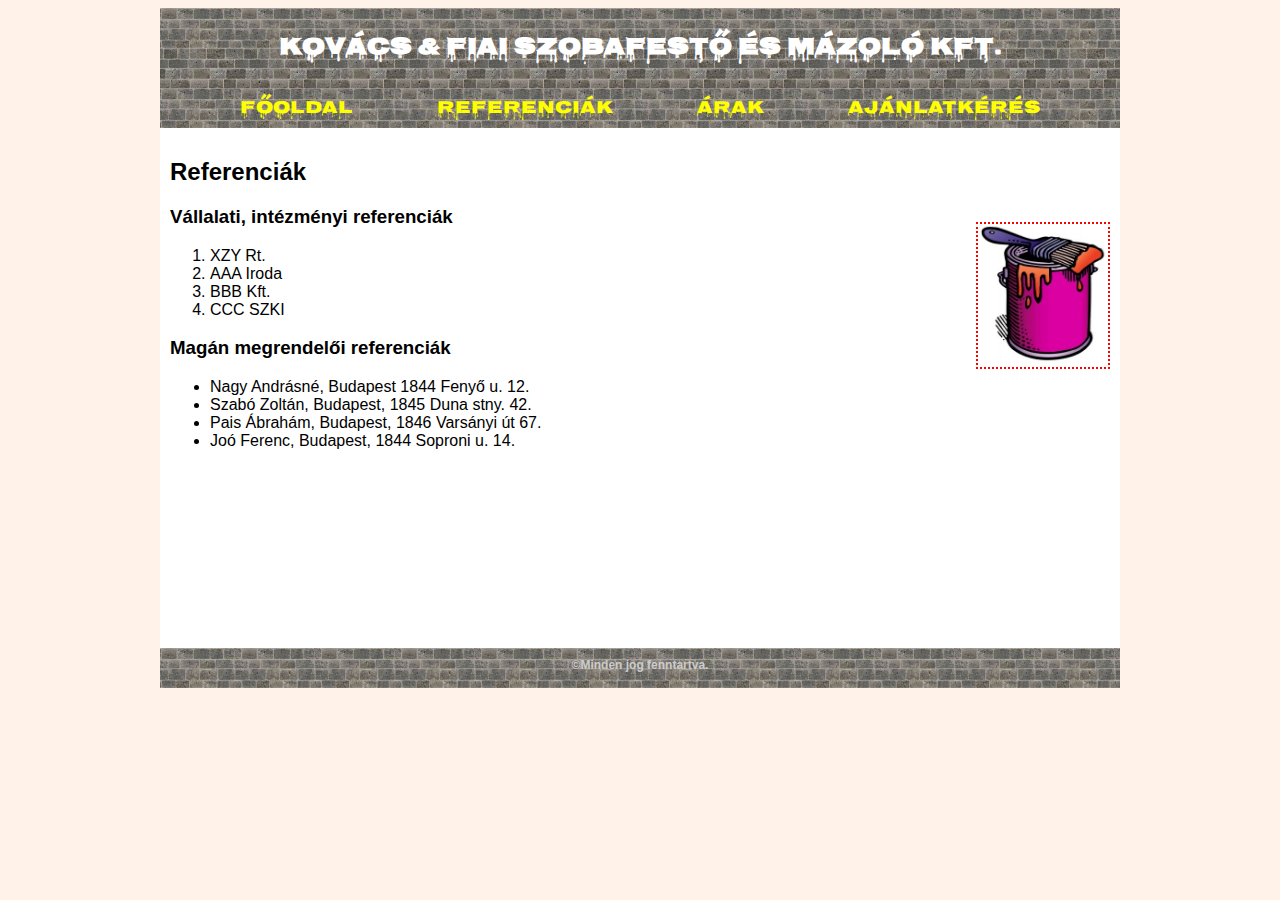
<file: ecdl/munkafájlok-1/referenciak.html>
<!DOCTYPE html>
<html lang="hu">
<head>
	<meta charset="utf-8">
	<title>Kovács és Fiai Kft.</title>
	<link rel="stylesheet" href="styles.css">
</head>
<body>
    <div id="fejlec">
        <h1>Kovács &amp; Fiai Szobafestő és mázoló Kft.</h1>
        <div id="menu">
            <ul>
                <li><a href="index.html">Főoldal</a></li>
                <li><a href="referenciak.html">Referenciák</a></li>
                <li><a href="arak.html">Árak</a></li>
                <li><a href="ajanlat.html">Ajánlatkérés</a></li>
            </ul>
        </div>
    </div>
    <div id="tartalom">
        <h2>Referenciák</h2>
        <p class="kep"><img src="festes.jpg" alt="festés"></p>
        <h3>Vállalati, intézményi referenciák</h3>
        <p>
			<ol>
				<li>XZY Rt.</li>
				<li>AAA Iroda</li>
				<li>BBB Kft.</li>
				<li>CCC SZKI</li>
			</ol>
        </p>
        <h3>Magán megrendelői referenciák</h3>
        <p>
			<ul>
            	<li>Nagy Andrásné, Budapest 1844 Fenyő u. 12.</li>
            	<li>Szabó Zoltán, Budapest, 1845 Duna stny. 42.</li>
            	<li>Pais Ábrahám, Budapest, 1846 Varsányi út 67.</li>
            	<li>Joó Ferenc, Budapest, 1844 Soproni u. 14.</li>
			</ul>
        </p>
    </div>
    <div id="lablec">
        <p>&copy;Minden jog fenntartva.</p>
    </div>
</body>
</html>
</file>
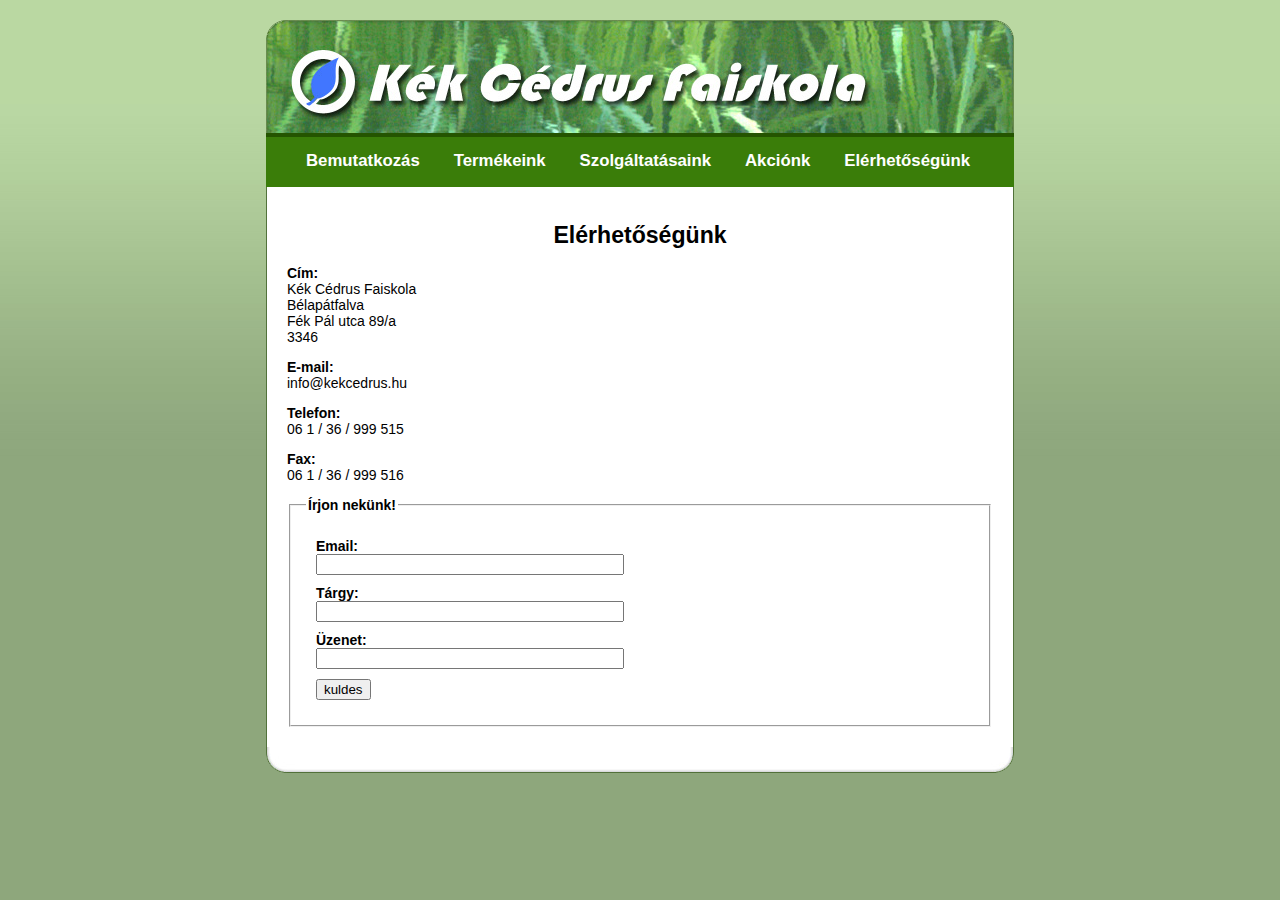
<file: ecdl/munkafájlok-15/elerhetosegunk.html>
<!DOCTYPE html>
<html lang="hu">
<head>
<meta charset="utf-8">
<link rel="stylesheet" href="styles.css">
<title>Kék Cédrus Faiskola</title>
</head>
<body>
    <div id="felso"></div>
    <div id="menu">
        <ul>
            <li><a href="index.html">Bemutatkozás</a></li>
            <li><a href="termekeink.html">Termékeink</a></li>
            <li><a href="szolgaltatasaink.html">Szolgáltatásaink</a></li>
            <li><a href="akcionk.html">Akciónk</a></li>
            <li><a href="elerhetosegunk.html">Elérhetőségünk</a></li>
        </ul>
    </div>
    <div id="kozepso">
        <div id="belso">
            <h1>Elérhetőségünk</h1>
            <p class="kep"></p>
            <p><b>Cím:</b><br>
            Kék Cédrus Faiskola<br>
            Bélapátfalva<br>
            Fék Pál utca 89/a<br>
            3346</p>
            <p><b>E-mail:</b><br>
            info@kekcedrus.hu</p>
            <p><b>Telefon:</b><br>
            06 1 / 36 / 999 515</p>
            <p><b>Fax:</b><br>
            06 1 / 36 / 999 516</p>
            <form>
            <fieldset>
                <legend>Írjon nekünk!</legend>
                <div>
                    Email:<br>
                    <input type="text" name="email">
                </div>
                <div>
                    Tárgy:<br>
                    <input type="text" name="targy">
                </div>
                <div>
                    Üzenet:<br>
                    <input type="text" name="uzenet">
                </div>
                <div>
                    <input type="button" name="kuldes" value="kuldes">
                </div>
            </fieldset>
            </form>
        </div>
    </div>
    <div id="also"></div>
</body>
</html>
</file>
<file: ecdl/munkafájlok-1/styles.css>
@import url(http://fonts.googleapis.com/css?family=Petit+Formal+Script|Nosifer&subset=latin,latin-ext);

body{
    color: #000000;
	font-family: tahoma, sans-serif;
	background-color: #fff2e8;
}

.kep{
    border: 2px dotted red;
    float: right;

}

.kep img{
	width:130px;
}

/* men� hivatkoz�sok st�luselemei */

#menu a,
#menu a:link,
#menu a:visited{
    color: yellow;
    text-decoration: none;
}
#menu a:hover{
    color: red;
    text-decoration: underline;
}

/* t�bl�zat st�luselemek */

table{
    border-collapse: collapse;
    margin: 5px auto;
    background-color: #e4dccf;
}
th, td{
    border: 1px dotted white;
    padding: 4px 20px;
}
td.kiemelt{
    color: red;
    font-weight: bold;
	padding-left: 30px;
}

/* �rlap st�luselemek */

#ajanlat_form p{
    font-weight: bold;
    margin-left: 20px;
}
#ajanlat_form input[type='text']{
    width: 300px;
}
#ajanlat_form input.meret{
    width: 70px;
}

/* szerkezeti st�luselemek */

#fejlec{
    font-family: 'Nosifer', cursive;
    background: url('fejlec_bg.jpg') repeat;
    height: 120px;
    width: 960px;
    padding: 0;
    margin: 0 auto;

} 
#fejlec h1{
    font-size: 24px;
    margin: 0;
    padding: 20px;
    color: white;
    text-align: center;
    height: 45px;
}
#menu{
    height: 35px;
}
#menu ul{
    margin: 0;
    padding: 0;
    text-align: center;
}
#menu li{
    display: inline;
    margin: 0 40px;
    font-size: 18px;
}
#tartalom{
    width: 940px;
    min-height: 500px;
    padding: 10px;
    margin: 0 auto;
    background-color: white;
}
#lablec{
    height: 40px;
    width: 960px;
    margin: 0 auto;
    background: url('fejlec_bg.jpg') repeat;
    
}
#lablec p{
    color: #ccc;
    font-size: 12px;
    font-weight: bold;
    margin: 0;
    padding: 10px;
    text-align: center;
}
</file>
<file: biro/style.css>
body
{
	background-color: #6EB5B8;
	color:#3A414C;
}

a
{
	color:#756F72;
}

td{
	border:1px solid red;
	padding:5px;
}

table
{
	width: 800px;
	margin:auto;
	background-color: #A7FFC3;
	border-spacing: 5px;
}

.oldal
{
	width: 50px;
}
h1
{
	text-align: center;
}
.menusor
{
	height: 125px;
}
.keret
{
	border: 1px sold black;
}
</file>
<file: ecdl/munkafájlok-15/styles.css>
body{
    background: url('hatter.jpg') repeat-x #8ea77c;
    font-family: Arial, sans-serif;
    font-size: 14px;
    margin: 20px; 
}
#felso,
#menu,
#kozepso,
#also{
    width: 748px;
    margin-left: auto;
    margin-right: auto;
}
#felso{
    height: 113px;
    background: url('fejlec_cimmel.png') no-repeat;
}
#menu{
    height: 50px;
    border-top: 4px solid #245400;
    background-color: #3a7d09;
}
#kozepso{
    min-height: 300px;
    width: 746px;
    background-color: white;
    border-left: 1px solid #52723b;
    border-right: 1px solid #52723b;

}
#belso{
    padding: 20px;
    text-align: justify;
}

#also{
    height: 26px;
    background: url('lablec.png') no-repeat;
}

#menu li{
    display: inline;
    list-style-type: none;
    padding-right: 30px;
    font-size: 1.2em;
}
#menu a,
#menu a:link,
#menu a:visited{
    color: white;
    font-weight: bold;
    text-decoration: none;
}

h1{
    font-size: 1.65em;
    text-align: center;
}

.kep{
    float: right;
}

.termek{
    width: 200px;
    float: left;
    margin: 15px;
}

.termek_kep{
    text-align: left;
}
.termek_kep img{
    border: 3px solid #060;
}
.termek_szoveg{
    font-size: 0.8em;
}

.clear{
    clear: both;
}

fieldset{
    padding: 15px;
    font-weight: bold;
}
fieldset div{
    margin: 10px;
}
input[type='text']{
    width: 300px;
}
</file>
